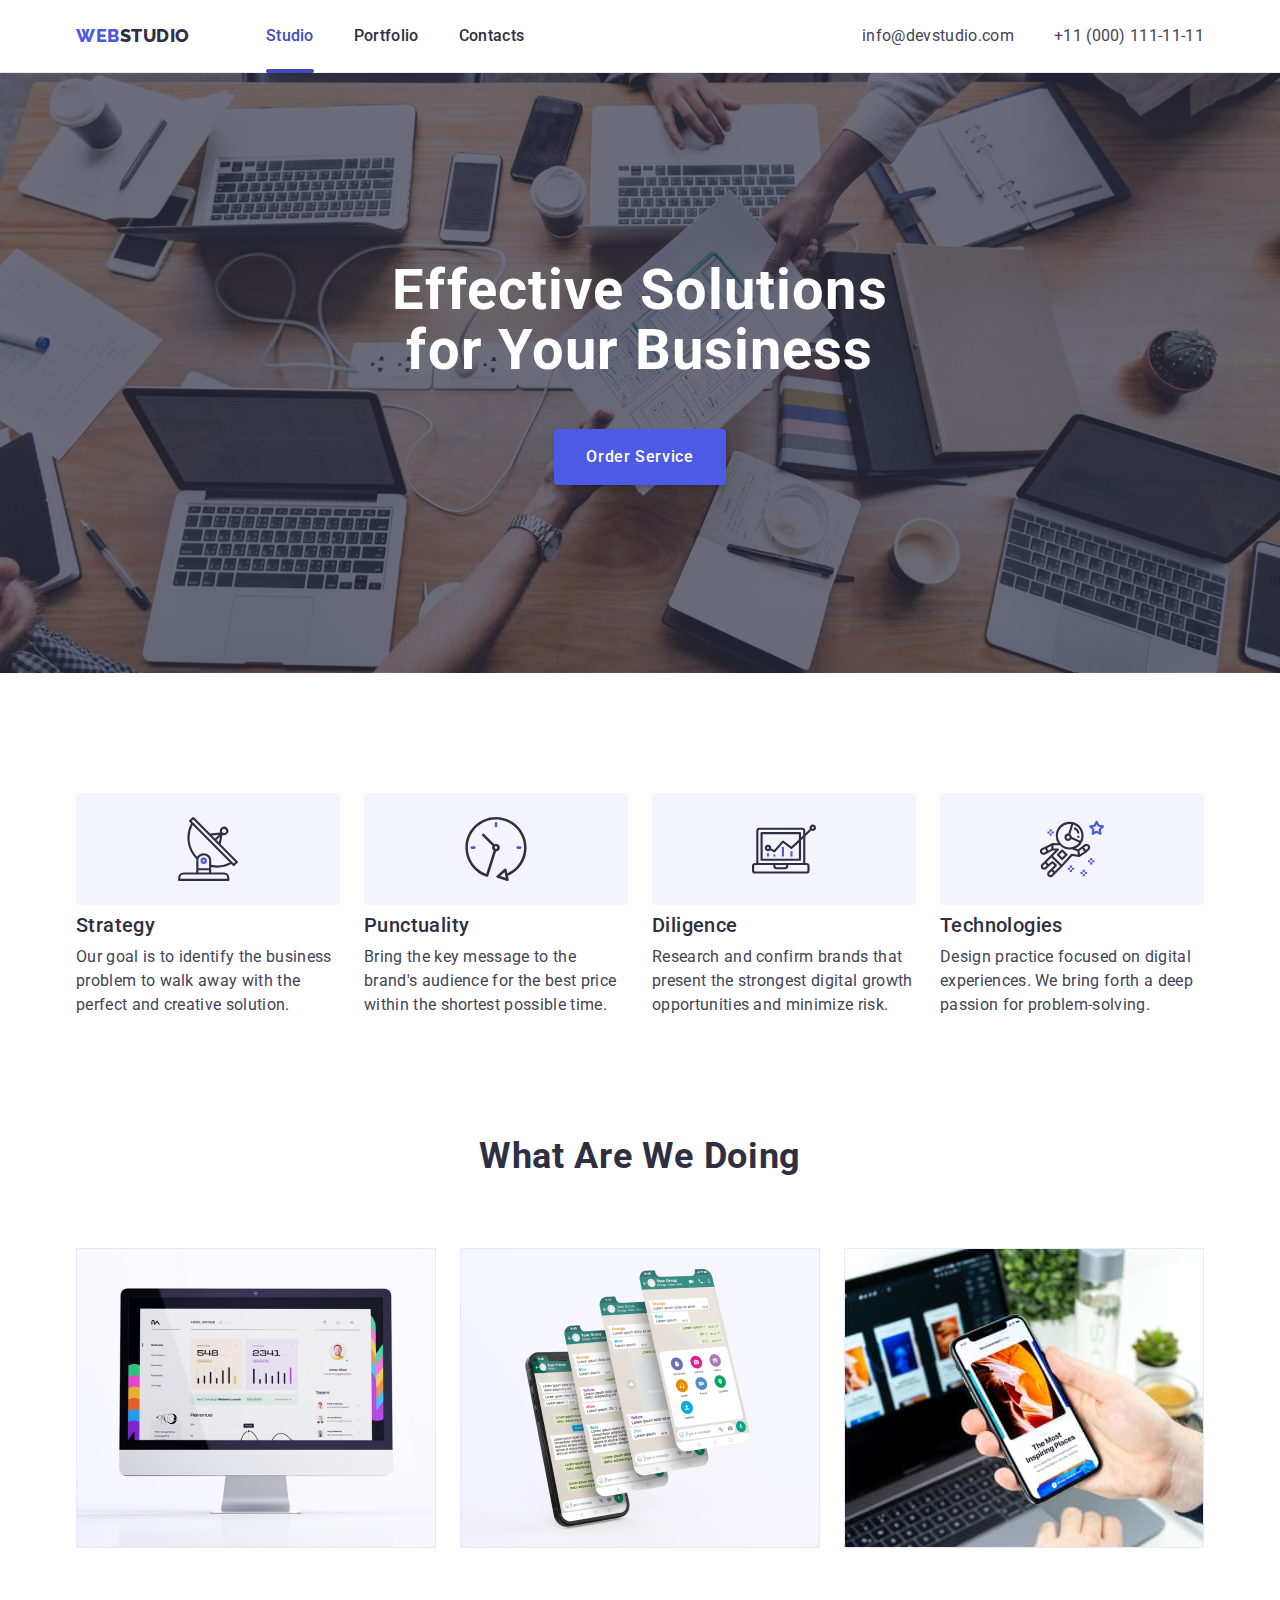
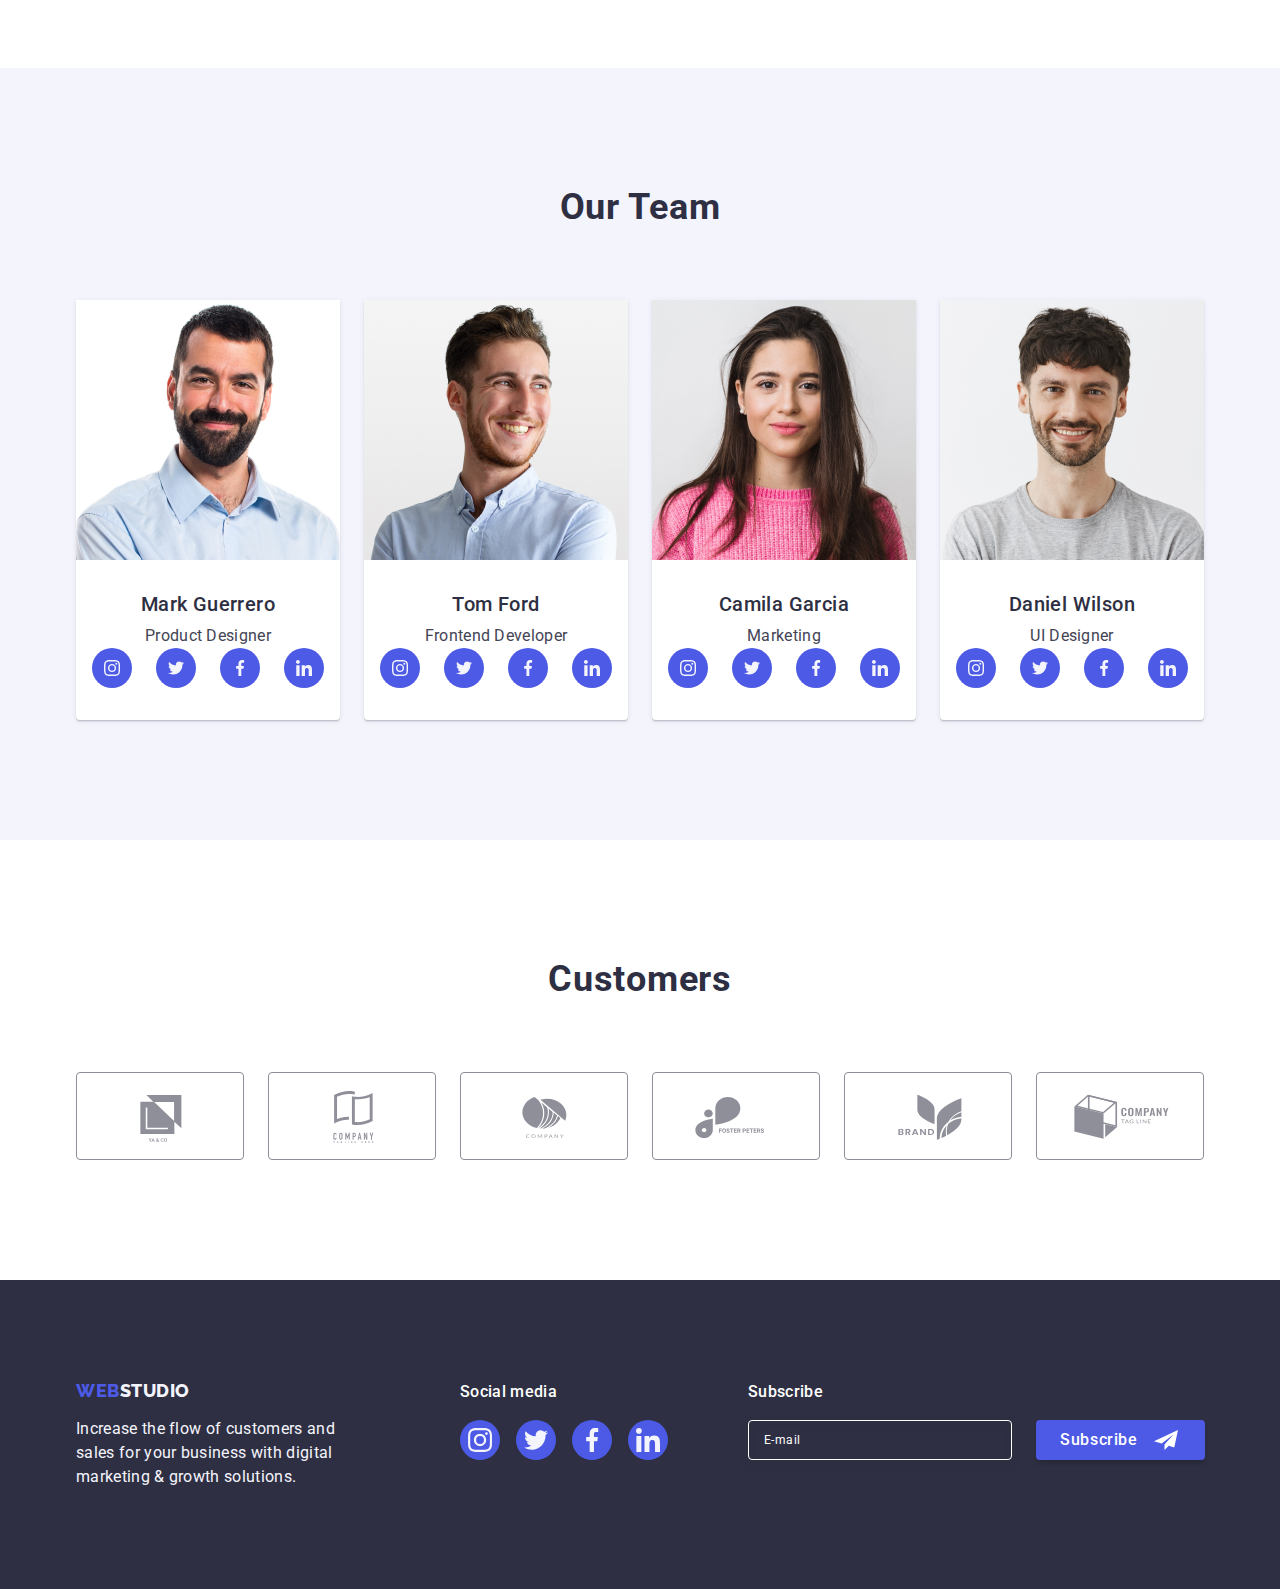
<file: index.html>
<!DOCTYPE html>
<html lang="en">
<head>
    <meta charset="UTF-8">
    <meta http-equiv="X-UA-Compatible" content="IE=edge">
    <meta name="viewport" content="width=device-width, initial-scale=1.0">
    <title>Document</title>
    <link rel="preconnect" href="https://fonts.googleapis.com">
    <link rel="preconnect" href="https://fonts.gstatic.com" crossorigin>
    <link href="https://fonts.googleapis.com/css2?family=Raleway:wght@800&family=Roboto:wght@400;500;700;900&display=swap"
        rel="stylesheet">
   <link rel="stylesheet" href="https://cdnjs.cloudflare.com/ajax/libs/modern-normalize/1.1.0/modern-normalize.min.css"> 
            
    <link rel="stylesheet" href="./css/styles.css">
</head>
    
    
        <body>
            <header class="header">
                <div class=" header-container container">
                   
                    <nav class="menu-nav">
                        <a class="logo link">Web<span class="logo-span">Studio</span></a>
                        <ul class="header-nav-list list">
                            <li>
                                <a class="header-nav-link link active" href="./index.html">Studio</a>
                            </li>
                            <li>
                                <a class="header-nav-link link" href="./portfolio.html">Portfolio</a>
                            </li>
                            <li>
                                <a class="header-nav-link link" href="">Contacts</a>
                            </li>
                        </ul>
                    </nav>
                    <address class="contacts">
                        <ul class="list contacts-list">
                            <li class="link">
                                <a class="header-contacts link" href="mailto:info@devstudio.com">info@devstudio.com</a>
                            </li>
                            <li class="link">
                                <a class="header-contacts link" href="tel:+110001111111">+11 (000) 111-11-11</a>
                            </li>
                        </ul>
                    </address>
                </div>
    
    
    
    
            </header>
            <main>
            
                    <section class="section-dark">
                        <div class="container">
                            <h1 class="hero-title">Effective Solutions
                                for Your Business</h1>
                            <button class="btn" type="button" data-modal-open>Order Service</button>
                        </div>
                       
                    </section>
            
                
                    <section class="section">
                        <div class="container">
                           
                            <h2 class="secondary-title" hidden>Our advantages</h2>
                            <ul class="  list-advantages list">
                                <li class=" item-advantages">
                                <div class="advantages-icon-container">
                                    <svg class="advantages-icon" width="64" height="64">
                                        <use href="./images/icons.svg#antenna"></use>
                                    </svg>
                                </div>
                                    
                                    <h3 class="third-title">Strategy</h3>
                                    <p class="text-style-body"> Our goal is to identify the business
                                        problem to walk away with the perfect and creative solution.</p>
                                </li>
                                <li class="item-advantages">
                                    <div class="advantages-icon-container">
                                        <svg class="advantages-icon" width="64" height="64">
                                          <use href="./images/icons.svg#clock"></use>
                                        </svg>
                                    </div>
                                    
                                    <h3 class="third-title">Punctuality</h3>
                                    <p class="text-style-body">Bring the key message to the brand's audience for the best price
                                        within the
                                        shortest possible time.</p>
                            
                                </li>
                                <li class="item-advantages">
                                    <div class="advantages-icon-container">
                                        <svg class="advantages-icon" width="64" height="64">
                                          <use href="./images/icons.svg#diagram"></use>
                                        </svg>
                                    </div>
                                    
                                    <h3 class="third-title">Diligence</h3>
                                    <p class="text-style-body">Research and confirm brands that present the strongest digital
                                        growth
                                        opportunities and minimize risk.</p>
                                </li>
                                <li class="item-advantages">
                                    <div class="advantages-icon-container">
                                        <svg class="advantages-icon" width="64" height="64">
                                            <use href="./images/icons.svg#astronaut"></use>
                                       </svg>
                                    </div>
                                    
                                    <h3 class="third-title">Technologies</h3>
                                    <p class="text-style-body">Design practice focused on digital experiences. We bring forth a
                                        deep
                                        passion for
                                        problem-solving.</p>
                                </li>
                            </ul>
                        </div>
                
                            
                       
                    </section>
    

    
    
                
                    <section class="doing-section section">
                        <div class="container">
                            <h2 class="secondary-title ">What are we doing</h2>
                            <ul class=" card-set doing-list list">
                                <li class="card-set-item ">
                                    <img class="img" src="./images/img1.jpg" alt="photo " width="360">
                                </li>
                                <li class="card-set-item ">
                                    <img class="img" src="./images/img2.jpg" alt="image smartphone" width="360">
                                </li>
                                <li class="card-set-item ">
                                    <img class="img" src="./images/img3.jpg" alt="image" width="360">
                                </li>
                            </ul>
                        </div>
                    </section>
                
                
                    <section class="team-section section">
                        <div class="container"> 
                            <h2 class="secondary-title">Our Team</h2>
                            <ul class=" team-list card-set list">
                            
                                <li class=" item-team card-set-item">
                            
                                    <img class="" src="./images/img.jpg" alt="portret Mark" width="264">
                                    <div class="card-text">
                                        <h3 class="third-title">Mark Guerrero</h3>
                                        <p class="text-style-body">Product Designer</p>
                                        <ul class="socials list">
                                            <li class="socials-item">
                                                <a class="socials-link link" href="">
                                                    <svg class="socials-icon" width="16" height="16">
                                                        <use href="./images/icons.svg#instagram"></use>
                                                    </svg>
                                                </a>
                                            </li>
                                            <li class="socials-item">
                                                <a class="socials-link link" href="">
                                                    <svg class="socials-icon" width="16" height="16">
                                                        <use href="./images/icons.svg#twitter"></use>
                                                    </svg>
                                                </a>
                                            </li>
                                            <li class="socials-item">
                                                <a class="socials-link link" href="">
                                                    <svg class="socials-icon" width="16" height="16">
                                                        <use href="./images/icons.svg#facebook"></use>
                                                    </svg>
                                                </a>
                                            </li>
                                            <li class="socials-item">
                                                <a class="socials-link link" href="">
                                                    <svg class="socials-icon" width="16" height="16">
                                                        <use href="./images/icons.svg#linkedin"></use>
                                                    </svg>
                                                </a>
                                            </li>
                                        </ul>
                                    </div>
                            
                            
                            
                                </li>
                                <li class="item-team card-set-item ">
                            
                                    <img class="" src="./images/img(1).jpg" alt="portret Tom" width="264">
                                    <div class="card-text">
                                        <h3 class="third-title">Tom Ford</h3>
                                        <p class="text-style-body"> Frontend Developer</p>
                                        <ul class="socials list">
                                            <li class="socials-item">
                                                <a class="socials-link link" href="">
                                                    <svg class="socials-icon" width="16" height="16">
                                                        <use href="./images/icons.svg#instagram"></use>
                                                    </svg>
                                                </a>
                                            </li>
                                            <li class="socials-item">
                                                <a class="socials-link link" href="">
                                                    <svg class="socials-icon" width="16" height="16">
                                                        <use href="./images/icons.svg#twitter"></use>
                                                    </svg>
                                                </a>
                                            </li>
                                            <li class="socials-item list">
                                                <a class="socials-link link" href="">
                                                    <svg class="socials-icon" width="16" height="16">
                                                        <use href="./images/icons.svg#facebook"></use>
                                                    </svg>
                                                </a>
                                            </li>
                                            <li class="socials-item">
                                                <a class="socials-link link" href="">
                                                    <svg class="socials-icon" width="16" height="16">
                                                        <use href="./images/icons.svg#linkedin"></use>
                                                    </svg>
                                                </a>
                                            </li>
                                        </ul>
                                    </div>
                            
                            
                                </li>
                                <li class=" item-team card-set-item">
                            
                                    <img class="" src="./images/img(2).jpg" alt="portret Camila" width="264">
                                    <div class="card-text">
                                        <h3 class="third-title">Camila Garcia</h3>
                                        <p class="text-style-body">Marketing</p>
                                        <ul class="socials list">
                                            <li class="socials-item">
                                                <a class="socials-link link" href="">
                                                    <svg class="socials-icon" width="16" height="16">
                                                        <use href="./images/icons.svg#instagram"></use>
                                                    </svg>
                                                </a>
                                            </li>
                                            <li class="socials-item">
                                                <a class="socials-link link" href="">
                                                    <svg class="socials-icon" width="16" height="16">
                                                        <use href="./images/icons.svg#twitter"></use>
                                                    </svg>
                                                </a>
                                            </li>
                                            <li class="socials-item list">
                                                <a class="socials-link link" href="">
                                                    <svg class="socials-icon" width="16" height="16">
                                                        <use href="./images/icons.svg#facebook"></use>
                                                    </svg>
                                                </a>
                                            </li>
                                            <li class="socials-item">
                                                <a class="socials-link link" href="">
                                                    <svg class="socials-icon" width="16" height="16">
                                                        <use href="./images/icons.svg#linkedin"></use>
                                                    </svg>
                                                </a>
                                            </li>
                                        </ul>
                                    </div>
                            
                            
                                </li>
                                <li class="  item-team card-set-item">
                            
                                    <img class="" src="./images/img(3).jpg" alt="portret Daniel" width="264">
                                    <div class="card-text">
                                        <h3 class="third-title">Daniel Wilson</h3>
                                        <p class="text-style-body">UI Designer</p>
                                        <ul class="socials list">
                                            <li class="socials-item">
                                                <a class="socials-link link" href="">
                                                    <svg class="socials-icon" width="16" height="16">
                                                        <use href="./images/icons.svg#instagram"></use>
                                                    </svg>
                                                </a>
                                            </li>
                                            <li class="socials-item">
                                                <a class="socials-link link" href="">
                                                    <svg class="socials-icon" width="16" height="16">
                                                        <use href="./images/icons.svg#twitter"></use>
                                                    </svg>
                                                </a>
                                            </li>
                                            <li class="socials-item list">
                                                <a class="socials-link link" href="">
                                                    <svg class="socials-icon" width="16" height="16">
                                                        <use href="./images/icons.svg#facebook"></use>
                                                    </svg>
                                                </a>
                                            </li>
                                            <li class="socials-item">
                                                <a class="socials-link link" href="">
                                                    <svg class="socials-icon" width="16" height="16">
                                                        <use href="./images/icons.svg#linkedin"></use>
                                                    </svg>
                                                </a>
                                            </li>
                                        </ul>
                                    </div>
                            
                            
                                </li>
                            </ul>
                        </div>
                        
                    </section>
                    <section class="customers-section section">
                        <div class="container">
                                <h2 class="secondary-title">Customers</h2>
                            
                                <ul class="customers-list card-set list">
                                    <li class="customers-item card-set-item">
                                        <a class="customers-link" href="">
                                            <svg class="customers-icons" width="104" height="56">
                                                <use href="./images/icons.svg#Logo"></use>
                                            </svg>
                                        </a>
                                    </li>
                                    <li class="customers-item card-set-item">
                                        <a class="customers-link" href="">
                                            <svg class="customers-icons" width="104" height="56">
                                                <use href="./images/icons.svg#Logo1"></use>
                                           </svg>
                                       </a>
                                    </li>
                                    <li class="customers-item card-set-item">
                                        <a class="customers-link" href="">
                                            <svg class="customers-icons" width="104" height="56">
                                                <use href="./images/icons.svg#Logo2"></use>
                                            </svg>
                                        </a>
                                    </li>
                                    <li class="customers-item card-set-item">
                                        <a class="customers-link" href="">
                                          <svg class="customers-icons" width="104" height="56">
                                              <use href="./images/icons.svg#Logo3"></use>
                                          </svg>
                                        </a>
                                   </li>
                                    <li class="customers-item card-set-item">
                                        <a class="customers-link" href="">
                                          <svg class="customers-icons" width="104" height="56">
                                            <use href="./images/icons.svg#Logo4"></use>
                                          </svg>
                                        </a>
                                    </li>
                                    <li class="customers-item card-set-item">
                                        <a class="customers-link" href="">
                                          <svg class="customers-icons" width="104" height="56">
                                              <use href="./images/icons.svg#Logo5"></use>
                                          </svg>
                                        </a>
                                    </li>
                                </ul>
                        
                        </div>
                                
                    </section>
                
           </main>
                
            <footer class="section-footer">
                 <div class="footer-container container">
                    <div class="footer-primary">
                        <a class=" logo-footer logo link">Web<span class="logo-span-light">Studio</span></a>
                        <p class="light-text-body">Increase the flow of customers and sales for your business with digital marketing
                         &
                         growth solutions.
                        </p>
                    </div>
                    <div>
                        <p class="footer-light-text">Social media</p>
                       <ul class="socials-footer socials list">
                         <li class="socials-item">
                                                <a class="footer-socials-link socials-link link" href="">
                                                    <svg class="socials-icon" width="24" height="24">
                                                        <use href="./images/icons.svg#instagram"></use>
                                                    </svg>
                                                </a>
                                            </li>
                                            <li class="socials-item">
                                                <a class="footer-socials-link socials-link link" href="">
                                                    <svg class="socials-icon" width="24" height="24">
                                                        <use href="./images/icons.svg#twitter"></use>
                                                    </svg>
                                                </a>
                                            </li>
                                            <li class="socials-item">
                                                <a class="footer-socials-link socials-link link" href="">
                                                    <svg class="socials-icon" width="24" height="24">
                                                        <use href="./images/icons.svg#facebook"></use>
                                                    </svg>
                                                </a>
                                            </li>
                                            <li class="socials-item">
                                                <a class="footer-socials-link socials-link link" href="">
                                                    <svg class="socials-icon" width="24" height="24">
                                                        <use href="./images/icons.svg#linkedin"></use>
                                                    </svg>
                                                </a>
                                            </li>
                                        </ul>                                     
                    </div>
                    <div class="footer-form">
                          <p class="footer-light-text">Subscribe</p>
                    <form class="footer-subscribe-form" name="subscribe-form" autocomplete="on" novalidate>
                       <div class="footer-subscribe">
                          <label class="footer-subscribe-label">
                           
                            <input class="footer-input" type="email" name="email" required>
                            <span class="text-form"> E-mail</span>
                        </label>
                        
                        <button class=" btn-form btn" type="submit">Subscribe
                            <svg class="icon-subscribe" width="24" height="24">
                              <use href="./images/icons.svg#plane"></use>
                            </svg>
                        </button>
                       </div>
                        
                    </form>

                    </div>
                    

                </div>
                
            
            
            </footer>
                       
            <!--Modal window-->        
            <div class="backdrop is-hidden" data-modal>
                <div class="modal">
                    <button class="modal-close-btn" type="button" data-modal-close>
                        <svg class="modal-close-icon" width="8" height="8">
                          <use href="./images/icons.svg#close-icon"></use>
                        </svg>
                    </button>
                    <strong class="modal-title">Leave your contacts and we will call you back</strong>
                    <form class="modal-form" name="modal-form" autocomplete="off">
                       
                        <div class="form-wrapper">
                            <label class="small-text" for="modal_name">
                                Name
                            </label>
                            <input class="modal-input" type="text" name="modal_name" id="modal_name">
                            <svg class="modal-icon" width="18" height="24">
                              <use href="./images/icons.svg#person"></use>
                            </svg>
                        </div>
                        
                        <div class="form-wrapper">
                            <label class="small-text" for="modal_phone">
                              Phone
                            </label>
                             <input class="modal-input" type="text" name="modal_phone" id="modal_phone">
                             <svg class="modal-icon" width="18" height="24">
                               <use href="./images/icons.svg#phone"></use>
                             </svg>
                        </div>
                        
                        <div class="form-wrapper">
                            <label class="small-text" for="modal_email">
                              Email
                            </label>
                            <input class="modal-input" type="text" name="modal_email" id="modal_email">
                            <svg class="modal-icon" width="18" height="24">
                              <use href="./images/icons.svg#email"></use>
                            </svg>
                        </div>
                        <label class="small-text" for="comment">
                            Comment
                        </label>
                         <textarea class="modal-form-comment" name="comment" id="comment" placeholder="Text input" rows="10"></textarea>
                        <label class="modal-agreement small-text ">
                            <input class="modal-checkbox" type="checkbox">
                            I accept the terms and conditions of the <a class="modal-link" href="">Privacy Policy</a> 
                        </label>
                         
                         <button class="btn" type="submit">Send</button>
                    </form>
                </div>
            </div>        
            
            
           <script src="./js/modal.js"></script>
        </body>
    
    
    
</html>
</file>
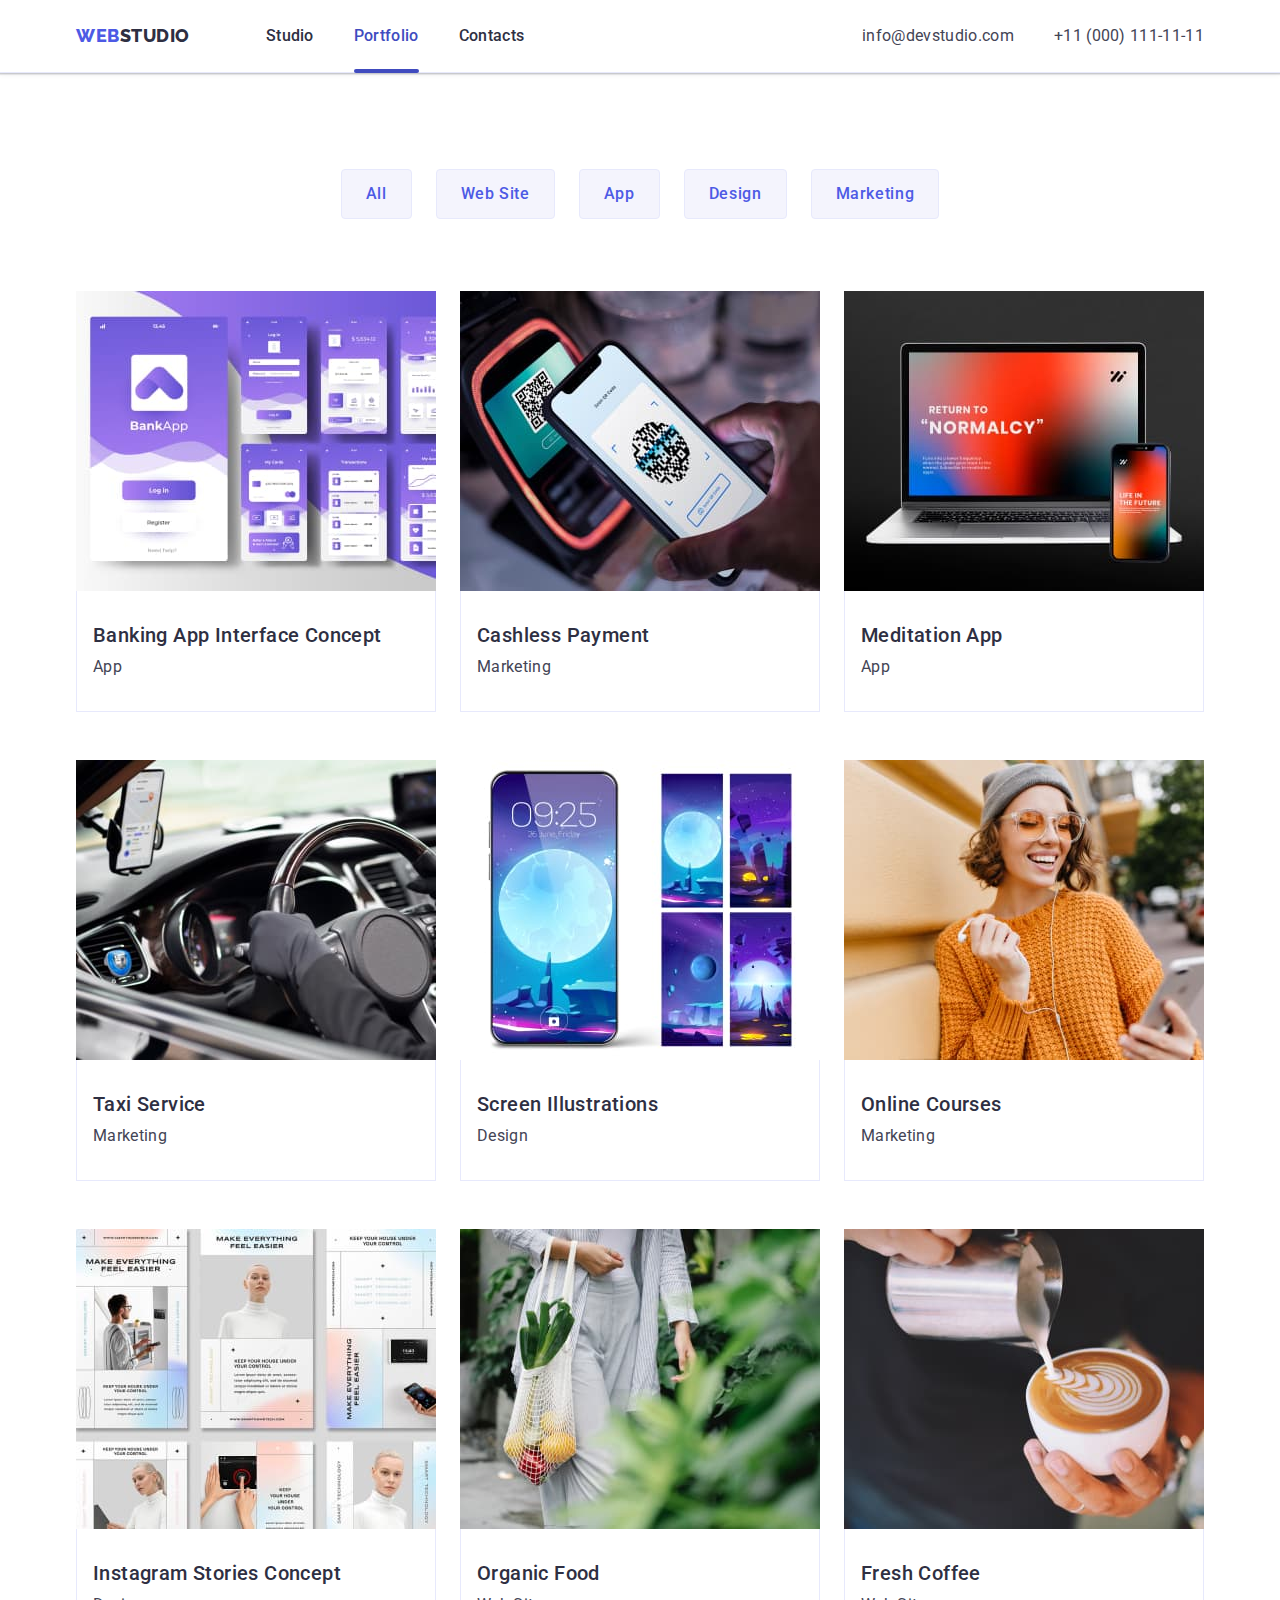
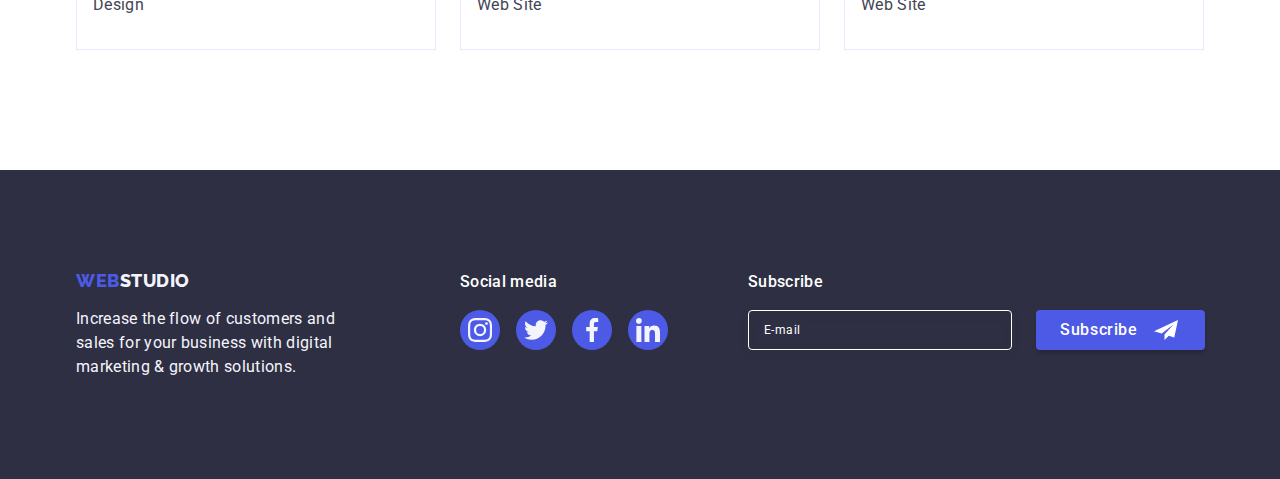
<file: portfolio.html>
<!DOCTYPE html>
<html lang="en">
<head>
    <meta charset="UTF-8">
    <meta http-equiv="X-UA-Compatible" content="IE=edge">
    <meta name="viewport" content="width=device-width, initial-scale=1.0">
    <title>Document</title>
    <link rel="preconnect" href="https://fonts.googleapis.com">
    <link rel="preconnect" href="https://fonts.gstatic.com" crossorigin>
    <link href="https://fonts.googleapis.com/css2?family=Raleway:wght@800&family=Roboto:wght@400;500;700;900&display=swap"
        rel="stylesheet">
    <link rel="stylesheet" href="https://cdnjs.cloudflare.com/ajax/libs/modern-normalize/1.1.0/modern-normalize.min.css">
    <link rel="stylesheet" href="./css/styles.css">
</head>

        <body>
        <header class="header">
            <div class=" header-container container">
        
                <nav class="menu-nav">
                    <a class="logo link">Web<span class="logo-span">Studio</span></a>
                    <ul class="header-nav-list list">
                        <li>
                            <a class="header-nav-link link" href="./index.html">Studio</a>
                        </li>
                        <li>
                            <a class="header-nav-link link active" href="./portfolio.html">Portfolio</a>
                        </li>
                        <li>
                            <a class="header-nav-link link" href="">Contacts</a>
                        </li>
                    </ul>
                </nav>
                <address class="contacts">
                    <ul class="list contacts-list">
                        <li class="link">
                            <a class="header-contacts link" href="mailto:info@devstudio.com">info@devstudio.com</a>
                        </li>
                        <li class="link">
                            <a class="header-contacts link" href="tel:+110001111111">+11 (000) 111-11-11</a>
                        </li>
                    </ul>
                </address>
            </div>
        
        
        
        
        </header>
            <main>
                <section class="section-portfolio">
                    <div class=" container">
                    
                        <h1 hidden>Portfolio</h1>
                        <ul class="list-buttons list">
                            <li class=""><button class="btn-dark" type="button">All</button></li>
                            <li class=""><button class="btn-dark" type="button">Web Site</button></li>
                            <li class=""><button class="btn-dark" type="button">App</button></li>
                            <li class=""><button class="btn-dark" type="button">Design</button></li>
                            <li class=""><button class="btn-dark" type="button">Marketing</button></li>
                        </ul>
                    
                     <ul class=" card-set card-list list">
                            <li class=" item-portfolio card-set-item ">
                                <a class="portfolio-link link" href="">
                                    <div class="team-thumb">
                                          <img src="./images/portfolio/img-3.jpg" alt="Banking App Interface Concept" width="360" height="300">
                                        
                                            <p class="overlay-text">
                                            14 Stylish and User-Friendly App Design Concepts · Task Manager App · Calorie Tracker App · Exotic Fruit Ecommerce App · Cloud Storage App
                                            </p>
                                        
                                    </div>
                                    
                                    <div class="text-card-portfolio">
                                        <h2 class="third-title">Banking App Interface Concept</h2>
                                       <p class="text-style-body ">App</p>
                                    </div>
                
                                </a>
                            </li>
                            <li class=" item-portfolio card-set-item ">
                                <a class="portfolio-link link" href="">

                                    <div class="team-thumb">
                                          <img src="./images/portfolio/img1-3.jpg" alt="Cashless painment" width="360" height="300">
                                        
                                            <p class="overlay-text">
                                            14 Stylish and User-Friendly App Design Concepts · Task Manager App · Calorie Tracker App · Exotic Fruit Ecommerce App · Cloud Storage App
                                            </p>
                                        
                                    </div>
                                    
                                    <div class="text-card-portfolio">
                                        <h2 class="third-title">Cashless Payment</h2>
                                        <p class="text-style-body">Marketing</p>
                                    </div>
                
                                </a>
                            </li>
                            <li class=" item-portfolio card-set-item ">
                                <a class="portfolio-link link" href="">
                                   <div class="team-thumb">
                                          <img src="./images/portfolio/img2-3.jpg" alt="Meditation App" width="360" height="300">
                                        
                                            <p class="overlay-text">
                                            14 Stylish and User-Friendly App Design Concepts · Task Manager App · Calorie Tracker App · Exotic Fruit Ecommerce App · Cloud Storage App
                                            </p>
                                        
                                    </div>
                                    
                                    <div class="text-card-portfolio">
                                        <h2 class="third-title">Meditation App</h2>
                                        <p class="text-style-body">App</p>
                                    </div>
                
                                </a>
                            </li>
                            <li class=" item-portfolio card-set-item ">
                                <a class="portfolio-link link" href="">
                                    <div class="team-thumb">
                                          <img src="./images/portfolio/img3-3.jpg" alt="Taxi Service" width="360" height="300">
                                        
                                            <p class="overlay-text">
                                            14 Stylish and User-Friendly App Design Concepts · Task Manager App · Calorie Tracker App · Exotic Fruit Ecommerce App · Cloud Storage App
                                            </p>
                                        
                                    </div>
                                    
                                    <div class="text-card-portfolio">
                                        <h2 class="third-title">Taxi Service</h2>
                                        <p class="text-style-body">Marketing</p>
                                    </div>
                
                                </a>
                            </li>
                            <li class=" item-portfolio card-set-item ">
                                <a class="portfolio-link link" href="">
                                    <div class="team-thumb">
                                          <img src="./images/portfolio/img4-3.jpg" alt="Screen Illustration" width="360" height="300">
                                        
                                            <p class="overlay-text">
                                            14 Stylish and User-Friendly App Design Concepts · Task Manager App · Calorie Tracker App · Exotic Fruit Ecommerce App · Cloud Storage App
                                            </p>
                                        
                                    </div>
                                    
                                    <div class="text-card-portfolio">
                                        <h2 class="third-title">Screen Illustrations</h2>
                                        <p class="text-style-body">Design</p>
                                    </div>
                
                                </a>
                            </li>
                            <li class=" item-portfolio card-set-item ">
                                <a class="portfolio-link link" href="">
                                    <div class="team-thumb">
                                          <img src="./images/portfolio/img5-3.jpg" alt="Online Courses" width="360" height="300">
                                        
                                            <p class="overlay-text">
                                            14 Stylish and User-Friendly App Design Concepts · Task Manager App · Calorie Tracker App · Exotic Fruit Ecommerce App · Cloud Storage App
                                            </p>
                                        
                                    </div>
                                    
                                    <div class="text-card-portfolio">
                                        <h2 class="third-title">Online Courses</h2>
                                        <p class="text-style-body">Marketing</p>
                                    </div>
                
                                </a>
                            </li>
                            <li class="item-portfolio card-set-item ">
                                <a class="portfolio-link link" href="">
                                    <div class="team-thumb">
                                          <img src="./images/portfolio/img6-3.jpg" alt="Instagram Stories Concept" width="360" height="300">
                                        
                                            <p class="overlay-text">
                                            14 Stylish and User-Friendly App Design Concepts · Task Manager App · Calorie Tracker App · Exotic Fruit Ecommerce App · Cloud Storage App
                                            </p>
                                        
                                    </div>
                                    
                                    <div class="text-card-portfolio">
                                        <h2 class="third-title">Instagram Stories Concept</h2>
                                        <p class="text-style-body">Design</p>
                                    </div>
                
                                </a>
                            </li>
                            <li class=" item-portfolio card-set-item ">
                                <a class="portfolio-link link" href="">
                                    <div class="team-thumb">
                                          <img src="./images/portfolio/img7-3.jpg" alt="Organic Food" width="360" height="300">
                                        
                                            <p class="overlay-text">
                                            14 Stylish and User-Friendly App Design Concepts · Task Manager App · Calorie Tracker App · Exotic Fruit Ecommerce App · Cloud Storage App
                                            </p>
                                        
                                    </div>
                                    
                                    <div class="text-card-portfolio">
                                        <h2 class="third-title">Organic Food</h2>
                                        <p class="text-style-body">Web Site</p>
                                    </div>
                
                                </a>
                            </li>
                            <li class="item-portfolio card-set-item ">
                                <a class="portfolio-link link" href="">
                                    <div class="team-thumb">
                                          <img src="./images/portfolio/img8-3.jpg" alt="Fresh Coffee" width="360" height="300">
                                        
                                            <p class="overlay-text">
                                            14 Stylish and User-Friendly App Design Concepts · Task Manager App · Calorie Tracker App · Exotic Fruit Ecommerce App · Cloud Storage App
                                            </p>
                                        
                                    </div>
                                    
                                    <div class="text-card-portfolio">
                                        <h2 class="third-title">Fresh Coffee</h2>
                                        <p class="text-style-body">Web Site</p>
                                    </div>
                
                                </a>
                            </li>
                        </ul>
                    
                    </div>
               </section>

                
                
            </main>
            
                <footer class="section-footer">
                <div class="footer-container container">
                        <div class="footer-primary">
                            <a class=" logo-footer logo link">Web<span class="logo-span-light">Studio</span></a>
                            <p class="light-text-body">Increase the flow of customers and sales for your business with digital marketing
                               &
                                growth solutions.
                            </p>
                        </div>
                        <div> 
                            <p class="footer-light-text">Social media</p>
                            <ul class=" socials-footer socials list">
                                  <li class="socials-item">
                                        <a class="footer-socials-link socials-link link" href="">
                                            <svg class="socials-icon" width="24" height="24">
                                                <use href="./images/icons.svg#instagram"></use>
                                            </svg>
                                        </a>
                                    </li>
                                    <li class="socials-item">
                                        <a class="footer-socials-link socials-link link" href="">
                                            <svg class="socials-icon" width="24" height="24">
                                                <use href="./images/icons.svg#twitter"></use>
                                            </svg>
                                        </a>
                                    </li>
                                    <li class="socials-item">
                                        <a class="footer-socials-link socials-link link" href="">
                                            <svg class="socials-icon" width="24" height="24">
                                                <use href="./images/icons.svg#facebook"></use>
                                            </svg>
                                        </a>
                                    </li>
                                    <li class="socials-item">
                                        <a class="footer-socials-link socials-link link" href="">
                                            <svg class="socials-icon" width="24" height="24">
                                                <use href="./images/icons.svg#linkedin"></use>
                                            </svg>
                                        </a>
                                    </li>
                                </ul>  
                        </div>
                        <div class="footer-form">
                          <p class="footer-light-text">Subscribe</p>
                    <form class="footer-subscribe-form" name="subscribe-form" autocomplete="on" novalidate>
                       <div class="footer-subscribe">
                          <label class="footer-subscribe-label" >
                           
                            <input class="footer-input" type="email" name="email" required>
                            <span class="text-form"> E-mail</span>
                        </label>
                        
                        <button class=" btn-form btn" type="submit">Subscribe
                            <svg class="icon-subscribe" width="24" height="24">
                              <use href="./images/icons.svg#plane"></use>
                            </svg>
                        </button>
                       </div>
                        

                    </div>
                </div>
                        
                          
                    
                                                           
                    
                    
                
                
                
                </footer>
            
        
        
        </body>


</html>
</file>
<file: css/styles.css>
:root {
  /**
    |============================
    | colors
    |============================
  */
   --primary-accent-color: #4d5ae5;
    --secondary-accent-color: #404bbf;
    --title-color: #2e2f42;
    --accent-green: #31d0aa;
    --main-text-color: #434455;
    --third-text-color: #8e8f99;
    --border-buttoms: #e7e9fc;
    --light-text-color: #f4f4fd;
    --hero-background: #2e2f42;
    --primary-white-color:#ffffff;
    --color-dairy: #fcfcfc;

    /**
      |============================
      | fonts
      |============================
    */
    --primary-font: Roboto, sans-serif;
    --secondary-font: Raleway, sans-serif;

    /**
      |============================
      | other
      |============================
    */
    --indent: 24px;
    --items: 3;

}
*,
*::before,
*::after {
  box-sizing: border-box;
}

body {
  background-color: var(--primary-white-color)  ;
  color:var(--main-text-color);
  font-family: var(--primary-font);
  line-height: 1.5;
  letter-spacing: 0.02em;
}


.link {
  
  text-decoration: none;
  text-transform: none;
}

.btn {
   display:block;
   min-width: 169px;
   height: 56px;
   padding: 16px 32px;
   border: none;
   border-radius: 4px;
   margin-left: auto;
   margin-right: auto;   
    
    font-weight: 500;
    font-size: 16px;
    align-items: center;
    letter-spacing: 0.04em;
    color: var(--primary-white-color);
    background-color: var(--primary-accent-color);
    cursor: pointer;
    font-family: inherit;
    line-height: 1.5;
    box-shadow: 0px 4px 4px rgba(0, 0, 0, 0.15);

    transition: background-color 250ms cubic-bezier(0.4, 0, 0.2, 1);
}

.btn:hover,
.btn:focus,
.btn:active {
  color: var(--primary-white-color);
  background-color: var(--secondary-accent-color); 
  
}
 
.btn-dark {
  
border: 1px solid var(--border-buttoms);
  border-radius: 4px;
  padding: 12px 24px;
  
    font-weight: 500;
    font-size: 16px;
    text-align: center;
    letter-spacing: 0.04em;
    color: var(--primary-accent-color);
    background-color: var(--light-text-color);
    cursor: pointer;
    font-family: inherit;
    line-height: 1.5;
    
     transition: color 250ms cubic-bezier(0.4, 0, 0.2, 1), background-color 250ms cubic-bezier(0.4, 0, 0.2, 1), border-color 250ms cubic-bezier(0.4, 0, 0.2, 1), box-shadow 250ms cubic-bezier(0.4, 0, 0.2, 1); 
}

.btn-dark:hover,
.btn-dark:focus {
  background: var(--secondary-accent-color);
  color: var(--primary-white-color);
  border: 1px solid transparent;
  box-shadow: 0px 3px 1px rgba(0, 0, 0, 0.1), 0px 2px 1px rgba(0, 0, 0, 0.08), 0px 2px 2px rgba(0, 0, 0, 0.12);
}

img {
  display: block;
  max-width: 100%;
  height: auto;
  
}
#hidden {
  position: absolute;
  width: 1px;
  height: 1px;
  margin: -1px;
  border: 0;
  padding: 0;

  white-space: nowrap;
  clip-path: inset(100%);
  clip: rect(0 0 0 0);
  overflow: hidden;
}
.list {
  margin: 0;
  padding: 0;
  list-style: none;
  text-decoration: none;

}

.section {
 
  padding-top: 120px;
  padding-bottom: 120px;
  background-color: var(--primary-white-color);
}
.container {
  max-width: 1158px;
  padding: 0 15px;
  margin: 0 auto;

}

h1,
h2,
h3,
h4,
h5,
h6,
p,
ul,
ol {
  margin: 0;
  
}
/**
  |============================
  | card set
  |============================
*/
.card-set {
display: flex;
flex-wrap: wrap;
gap: var(--indent);
}
.card-set-item {
flex-basis: calc ((100%-var(--indent)* (var(--items)-1))/ var(--items));

}

/**
  |============================
  | HEADER
  |============================
*/
.header {
  
 border-bottom: 1px solid var(--border-buttoms);
 box-shadow: 0px 2px 1px rgba(46, 47, 66, 0.08), 0px 1px 1px rgba(46, 47, 66, 0.16), 0px 1px 6px rgba(46, 47, 66, 0.08);
}

.header-container {
  display: flex;
  align-items: center;
}

.logo {
    margin-right: 76px;
    
    font-family: var(--secondary-font);
    font-weight: 800;
    font-size: 18px;
    line-height: 1.17;
    letter-spacing: 0.03em;
    text-transform: uppercase;
    color: var(--primary-accent-color);
}

.logo-span {
  color: var(--title-color);
}
.logo-span-light {
  color: var(--light-text-color)
}

.header-nav-link {
  position: relative;

    display: block;
    padding: 24px 0;

    font-weight: 500;
    font-size: 16px;
    line-height: 1.5;
    letter-spacing: 0.02em;
    color: var(--hero-background);
     
    transition: color 250ms cubic-bezier(0.4, 0, 0.2, 1);
}

.header-nav-link:hover ,
.header-nav-link:focus {
  color: var(--secondary-accent-color);
}
.header-nav-link::after {
  content: "";
  position:absolute;
  bottom: -1px; 
  left:0;

  display: block;
  width: 100%;
  height: 4px;

  border-radius:2px;
   
}
.header-nav-link.active::after {
    background-color: #404bbf;
    
}
.header-nav-link.active {
  color: var(--secondary-accent-color);
}

.menu-nav {
  display: flex;
  margin-right: auto;
  align-items: center;
  
}
.header-nav-list {
  display:flex;
  gap: 40px;
}

.contacts-list {
  display:flex;
  gap: 40px;
}
.contacts  {
  font-style:normal;
}

.header-contacts {
 
  display: block;
    padding: 24px 0;

  font-size: 16px;
  line-height: 1.5;
  letter-spacing: 0.02em;
  text-decoration: none;
  text-transform: none;
  color: var(--main-text-color);

  transition: color 250ms cubic-bezier(0.4, 0, 0.2, 1);
}
.header-contacts:hover,
.header-contacts:focus {
  color: var(--secondary-accent-color);
}

/**
  |============================
  | HERO
  |============================
*/

.hero-title {
  max-width: 496px;
  margin-right: auto;
  margin-left: auto;
  margin-bottom: 48px;
 
  
  color: var(--primary-white-color);
  font-weight: 700;
  font-size: 56px;
  line-height: 1.07;
  text-align: center;
  letter-spacing: 0.02em;
  
}
.section-dark {
  background-color: var(--hero-background);
  background-image: linear-gradient(rgba(46, 47, 66, 0.7), rgba(46, 47, 66, 0.7)), url(../images/hero/heroimage.jpg);
  background-repeat: no-repeat;
  background-position: center;
  background-size: cover;
  
  max-width: 1440px;
  padding-top: 188px;
  padding-bottom: 188px;
  margin-left: auto;
  margin-right: auto;
}



/**
  |============================
  | ADVANTAGES
  |============================
*/


.list-advantages {
  display: flex;
   gap: 24px;  
}
.item-advantages {
 width: calc((100% - 72px) / 4);  
}


.third-title {
  margin-bottom: 8px;
  
  font-size: 20px;
  font-weight: 500;
  line-height: 1.2;
  letter-spacing: 0.02em;
  color: var(--title-color);
}

.text-style-body {
 min-width: 264px;
  
  font-size: 16px;
  line-height: 1.5;
  letter-spacing: 0.02em;
  color: var(--main-text-color);
}
.advantages-icon-container {
  display: flex;
  justify-content: center;
  align-items: center;
  margin-bottom: 8px;
  width: 264px;
  height: 112px;
  background: var(--light-text-color);
  border-radius: 4px;  
}

/**
  |============================
  | DOING
  |============================
*/
.doing-section {
  padding-top: 0;
}

.container-doing {
  
}
.doing-list {

}

.secondary-title {
  font-size: 36px;
  line-height: 1.1;
  letter-spacing: 0.02em;
  
  color: var(--title-color);
  margin-right: auto;
  margin-bottom: 72px;
  margin-left: auto;
  text-align: center;
  text-transform: capitalize;
}



/**
  |============================
  | OUR TEAM
16px  |============================
*/
.team-section {
  background-color: var(--light-text-color);
}
.team-thumb {
  position: relative;
  overflow: hidden;
}
.item-portfolio:hover .overlay-text {
  transform:translateY(0%);
}
.portfolio-link:focus .overlay-text {
   transform:translateY(0%);
}


.overlay-text {
  color: var(--light-text-color);
  position: absolute;
  top:0;
  left:0;
  transform: translateY(100%);

  width: 100%;
  height: 100%;
  padding: 40px 32px;
  background-color: var(--primary-accent-color);

  transition: transform 250ms cubic-bezier(0.4, 0, 0.2, 1);
}

.card-text {
padding: 32px 0;
text-align: center;
}
.team-list {
--items:4;
justify-content: center;

}
.item-team {
 
  border-radius: 0px 0px 4px 4px;
  background-color: var(--primary-white-color);
  width: 264px;
  box-shadow: 0px 1px 6px rgba(46, 47, 66, 0.08), 0px 1px 1px rgba(46, 47, 66, 0.16), 0px 2px 1px rgba(46, 47, 66, 0.08);
}
/**
  |============================
  | socials icons
  |============================
*/
.socials {
  display: flex;
  justify-content: center;
  align-items: center;
  gap:24px;
}
.socials-item {
  width: 40px;
  height: 40px;
}

.socials-link {
  display: flex;
  align-items: center;
  justify-content: center;
  
  width: 40px;
  height: 40px;

  border-radius: 50%;
  background-color: var(--primary-accent-color);

  transition: background-color 250ms cubic-bezier(0.4, 0, 0.2, 1);
}
.socials-link:hover,
.socials-link:focus {
  background-color: var(--secondary-accent-color);
}
.socials-icon {
  fill: var(--light-text-color);
}


/**
  |============================
  | customers
  |============================
*/
.customers-section {
  
  padding-right: auto;
  padding-left: auto;
}

.customers-list {
  --items:6;
  display: flex;
  gap:24px;
}

.customers-icons {
 fill:currentColor; 
}
.customers-link {
  width: 100%;
  height: 100%;

  display: flex;
  justify-content: center;
  align-items: center;
  
  border: 1px solid  var(--third-text-color);
  border-radius: 4px;
  color: var(--third-text-color);

  transition: border-color 250ms cubic-bezier(0.4, 0, 0.2, 1), color 250ms cubic-bezier(0.4, 0, 0.2, 1); ;
}
.customers-link:hover,
.customers-link:focus {
  color: var(--secondary-accent-color);
  border-color: var(--secondary-accent-color);
}

.customers-link:hover .customers-icons,
.customers-link:focus .customers-icons {
fill: var(--secondary-accent-color);
}
.customers-item {
  height: 88px;
  width: 168px;
}

/**
  |============================
  | POTFOLIO
  |============================
*/
.section-portfolio {
  padding: 96px 0 120px;
}

.buttons-portfolio {
  display:flex;
  justify-content: center;
  padding-top: 96px;
  padding-right: auto;
  padding-bottom: 72px;
  padding-left: auto;
}
.list-buttons {
  display: flex;
  justify-content: center;
  gap: 24px;
  margin-bottom: 72px;

   

}
.portfolio-link  {
  display: block;

  transition: box-shadow 250ms cubic-bezier(0.4, 0, 0.2, 1);
}
.portfolio-link:hover, 
.portfolio-link:focus {
   box-shadow: 0px 1px 6px rgba(46, 47, 66, 0.08), 0px 1px 1px rgba(46, 47, 66, 0.16), 0px 2px 1px rgba(46, 47, 66, 0.08);
}

.portfolio-card {
  display:flex;

}
.text-card-portfolio {
 padding: 32px 16px;
  border-top: none;
  border-right: 1px solid var(--border-buttoms);
  border-bottom: 1px solid var(--border-buttoms);
border-left:1px solid var(--border-buttoms); ;
}

.card-list {
display: flex;
flex-wrap: wrap;
row-gap: 48px
}
/**
  |============================
  | FOOTER
  |============================
*/
.section-footer {
  width: 100%;
  background-color: var(--hero-background);
  padding: 100px 0;
}

.footer-container {
  display: flex;
  align-items: baseline;
  
}
.footer-primary {
  margin-right: 120px;
}
.logo-footer {
  display: inline-block;
  margin-bottom: 16px;
}

.light-text-body {
 
  width: 264px;
  height: 72px;
  
  text-decoration: none;
  text-transform: none;
  color: var(--light-text-color);

}
.footer-light-text {
  
font-weight: 500;
font-size: 16px;
line-height: 1.5;
letter-spacing: 0.02em;
color: var(--primary-white-color);
margin-bottom: 16px;
}
.socials-footer {
  gap:16px;

  transition: background-color 250ms cubic-bezier(0.4, 0, 0.2, 1);

}
.footer-socials-link:hover,
.footer-socials-link:focus {
  background-color: var(--accent-green);
}


/**
  |============================
  | Modal window
  |============================
*/
.backdrop {
  position:fixed;
  top:0;
  left:0;

  width: 100%;
  height: 100%;

  background-color: rgba(46, 47, 66, 0.4);
   
  transition: opacity 250ms cubic-bezier(0.4, 0, 0.2, 1), visibility 250ms cubic-bezier(0.4, 0, 0.2, 1); 
  
}
.is-hidden {
  visibility: hidden;
  opacity: 0;
  pointer-events: none;
}

.modal {
  position:absolute;
  top: 50%;
  left: 50%;
  transform: translate(-50%, -50%) scale(1); 
  
  width: 408px;
  height: 584px;
  
  background-color: var(--color-dairy);
  box-shadow: 0px 1px 1px rgba(0, 0, 0, 0.14), 0px 1px 3px rgba(0, 0, 0, 0.12), 0px 2px 1px rgba(0, 0, 0, 0.2);
  border-radius: 4px;

  transition: transform 250ms cubic-bezier(0.4, 0, 0.2, 1);
  padding: 72px 24px 24px 24px;
}
.modal-close-btn {
   display: flex;
   align-items: center;
   justify-content: center;
  
   position:absolute;
   top: 24px;
   right: 24px;
  
  width: 24px;
  height: 24px;
  padding:0;
  
  background-color: var(--border-buttoms);
  border: 1px solid rgba(0, 0, 0, 0.1);
  border-radius: 50%;
  cursor: pointer;
  transition: background-color 250ms cubic-bezier(0.4, 0, 0.2, 1), border 250ms cubic-bezier(0.4, 0, 0.2, 1); 
}

.modal-close-icon {
fill: var(--hero-background);
transition: fill 250ms cubic-bezier(0.4, 0, 0.2, 1);
}

.modal-close-btn:hover, 
.modal-close-btn:focus, 
.modal-close-btn:active  {
  border: none;
  background-color: var(--secondary-accent-color);
  
}
.modal-close-btn:hover .modal-close-icon,
.modal-close-btn:focus .modal-close-icon {
  fill:#ffffff;
} 
.modal-title {
  display: block;
  
  margin-bottom: 16px;
  font-weight: 500;
  font-size: 16px;
  line-height: 2;
  letter-spacing: 0.02em;
  color: var(--hero-background);
  text-align: center;
  
}

/**
  |============================
  | forms
  |============================
*/ 
.footer-form {
  margin-left: 80px;
}

.footer-input {
  padding-left: 16px;
  padding-top: 8px;
  padding-bottom: 8px;
  width: 264px;
  height: 40px;
  background-color: transparent;
  
  border: 1px solid var(--primary-white-color);
  filter: drop-shadow(0px 4px 4px rgba(0, 0, 0, 0.15));
  border-radius: 4px;
  outline: transparent;
  color: var(--primary-white-color);
  transition: transform 250ms cubic-bezier(0.4, 0, 0.2, 1);
}
.footer-input:focus + .text-form  {
  top:-30%;
  left:16px;
}
.footer-subscribe-label {
  position: relative;
}
.text-form {
  position:absolute;
  top:8px;
  left:16px;
  
  font-size: 12px;
  line-height: 2;
  letter-spacing: 0.04em;
  color: var(--primary-white-color);
  background-color: var(--hero-background);

}
.footer-subscribe {
  display: flex;
  gap: 24px;
}
.btn-form {
  border-radius: 4px;
  width: 165px;
  height: 40px;
  padding-top: 8px;
  padding-bottom: 8px;
  padding-left: 24px;
  padding-right: 24px;
  gap:16px;
  display: flex;
}
.icon-subscribe {
  fill: var(--primary-white-color);
  
}

.modal-form {
  display: flex;
  flex-direction: column;
}
.small-text {
  display: block;
  margin-bottom: 4px;
 font-size: 12px;
 line-height: 1.17;
 letter-spacing: 0.04em;
 color: var(--third-text-color);
 user-select: none;

}
.form-wrapper {
  position: relative;
  margin-bottom: 8px;
}
.modal-input {
  padding: 0;
  padding-left: 38px;
  width: 100%;
  height: 40px;
  outline: transparent;
  outline-offset: -1px;
  border: 1px solid rgba(46, 47, 66, 0.4);
  border-radius: 4px;
  transition: transform 250ms cubic-bezier(0.4, 0, 0.2, 1); 
}
.modal-input:focus {
  outline: 1px solid var(--primary-accent-color);
}
.modal-input:focus+.modal-icon {
  fill: var(--primary-accent-color);
}
.modal-icon {
  position: absolute;
  top:65%;
  left:16px;
  transform: translateY(-50%);
  transition: transform 250ms cubic-bezier(0.4, 0, 0.2, 1); 
  pointer-events: none;
}
.modal-form-comment {
 width: 100%;
 height: 100px;
 padding: 8px 16px;
 margin-bottom: 16px;

 resize: none;
 border: 1px solid rgba(46, 47, 66, 0.4);
 border-radius: 4px;
font-size: 12px;
line-height: 1.17;
letter-spacing: 0.04em;
color: rgba(46, 47, 66, 0.4);
outline: transparent;
transition: transform 250ms cubic-bezier(0.4, 0, 0.2, 1); 
}
.modal-form-comment:focus {
  outline: 1px solid var(--primary-accent-color);
}
.modal-agreement {
  display: flex;
  gap: 8px;
  justify-content: center;
  align-items: center;
  margin-bottom: 24px;
}
.modal-checkbox {
  appearance: none;
  display: block;
  width: 16px;
height: 16px;
border: 1px solid rgba(46, 47, 66, 0.4);
border-radius: 2px;
background-position: center;
background-repeat: no-repeat;
background-image: url("data:image/svg+xml,%3Csvg width='10' height='8' viewBox='0 0 10 8' fill='none' xmlns='http://www.w3.org/2000/svg'%3E%3Cpath d='M8.44558 0.255056C8.61838 0.089653 8.84834 -0.00178848 9.08693 2.65108e-05C9.32551 0.0018415 9.55407 0.0967713 9.72436 0.264784C9.89466 0.432797 9.99337 0.660752 9.99968 0.900549C10.006 1.14034 9.91939 1.37323 9.75816 1.55005L4.86357 7.70436C4.7794 7.79551 4.67782 7.86865 4.5649 7.91942C4.45198 7.97018 4.33003 7.99754 4.20636 7.99984C4.08268 8.00214 3.95981 7.97935 3.8451 7.93282C3.73038 7.88629 3.62618 7.81698 3.53872 7.72903L0.292827 4.46564C0.202435 4.38096 0.129933 4.27884 0.0796475 4.16537C0.0293621 4.05191 0.00232279 3.92942 0.000143182 3.80522C-0.00203643 3.68102 0.0206883 3.55765 0.0669613 3.44248C0.113234 3.3273 0.182108 3.22267 0.269473 3.13483C0.356838 3.047 0.460905 2.97775 0.575465 2.93123C0.690026 2.88471 0.812734 2.86186 0.936267 2.86405C1.0598 2.86624 1.18163 2.89343 1.29449 2.94398C1.40734 2.99454 1.50892 3.06743 1.59315 3.15831L4.16189 5.73967L8.42227 0.28219C8.42994 0.272694 8.43813 0.263635 8.4468 0.255056H8.44558Z' fill='%23ffffff'/%3E%3C/svg%3E%0A");
transition: transform 250ms cubic-bezier(0.4, 0, 0.2, 1); 
}
.modal-checkbox:checked {
  background-color: var(--secondary-accent-color);
  border: var(--secondary-accent-color);
}
.modal-checkbox:focus-visible {
  outline: var(--secondary-accent-color);
}
.modal-link {
  color: var(--primary-accent-color);
}
</file>
